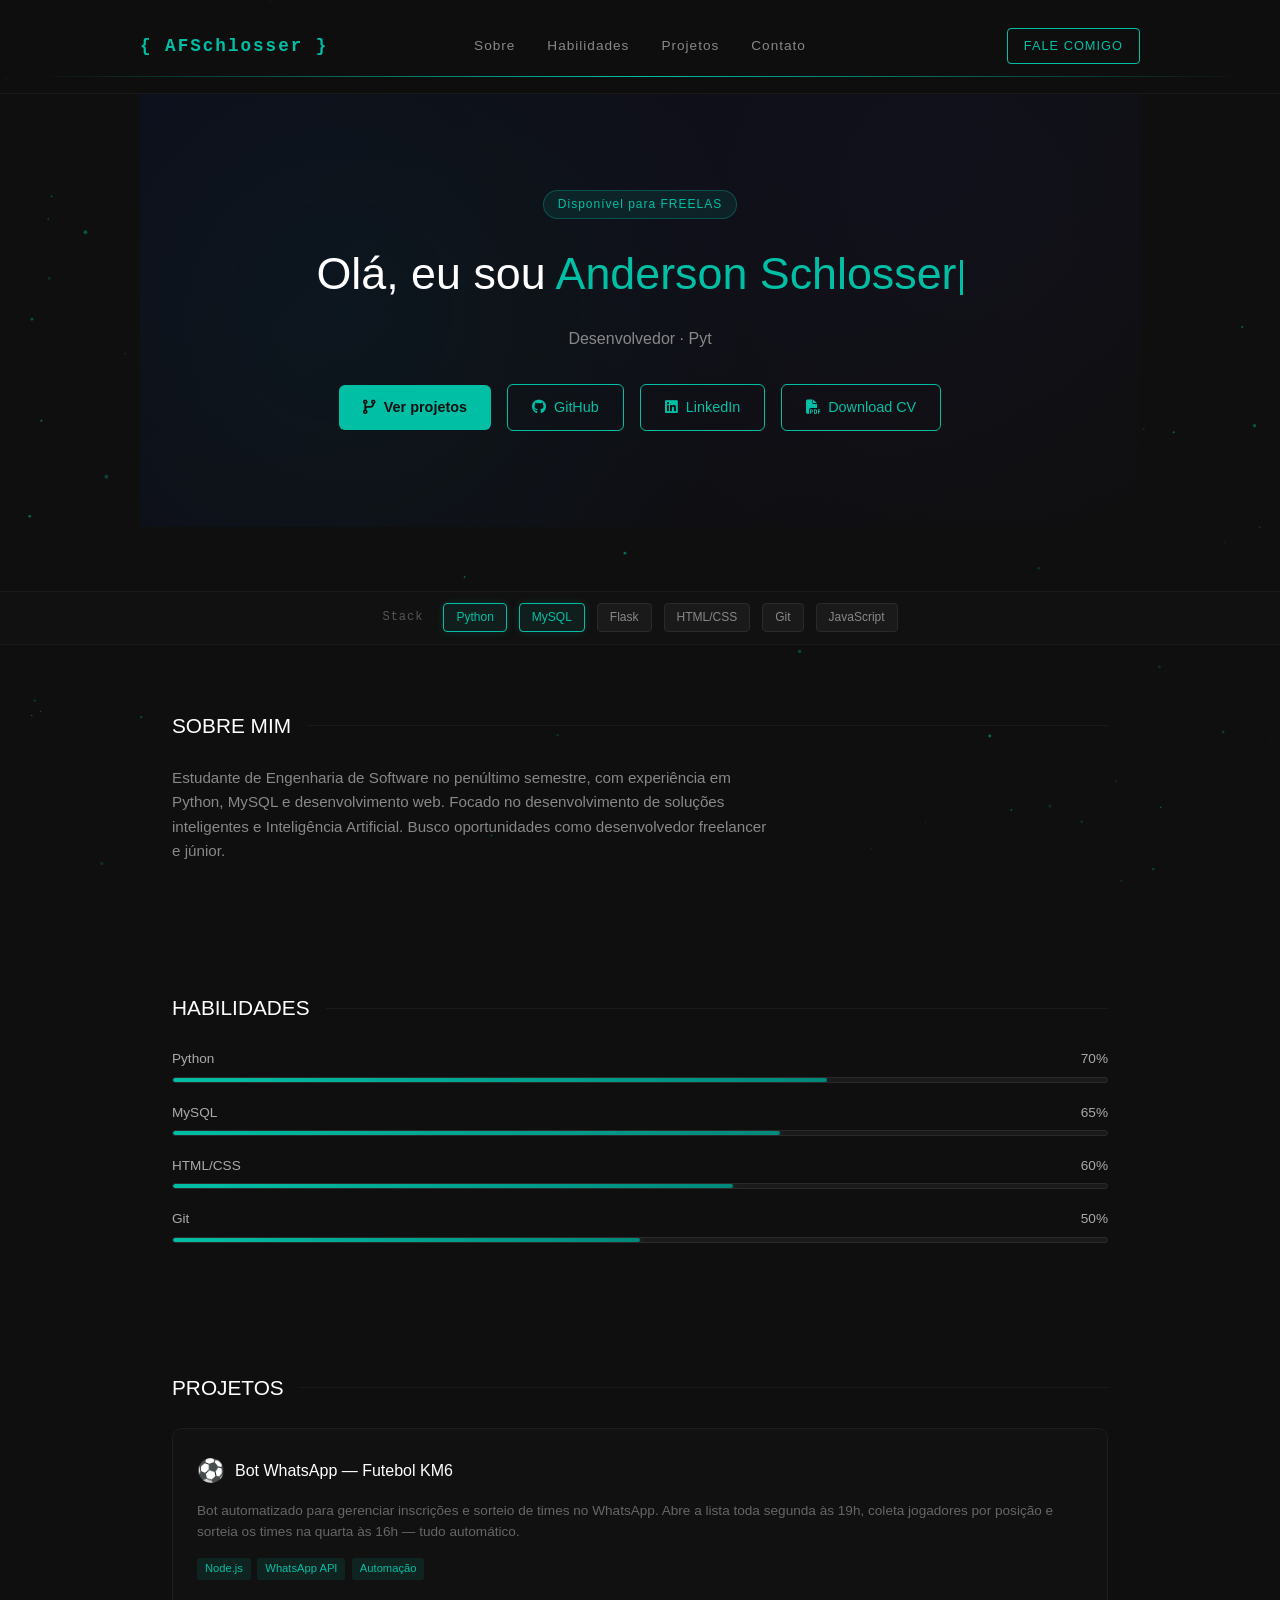
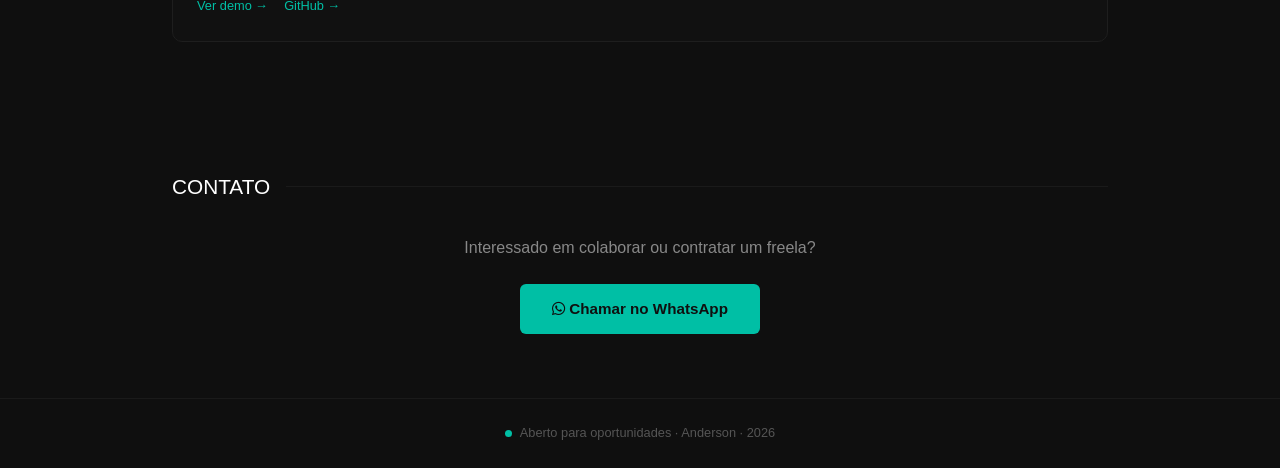
<file: index.html>
<!DOCTYPE html>
<html lang="pt-BR">
<head>
  <meta charset="UTF-8">
  <meta name="viewport" content="width=device-width, initial-scale=1.0">
  <title>Anderson Schlosser | Software Engineer Student</title>
  
  <meta name="description" content="Portfólio de Anderson Schlosser. Estudante de Engenharia de Software focado em Python, IA e Desenvolvimento Web.">
  <meta name="author" content="Anderson Schlosser">
  <meta property="og:title" content="Anderson Schlosser | Desenvolvedor">
  <meta property="og:description" content="Desenvolvedor Python, MySQL e entusiasta de IA. Disponível para projetos e freelances.">
  <meta property="og:type" content="website">
  
  <link rel="stylesheet" href="https://cdnjs.cloudflare.com/ajax/libs/font-awesome/6.4.2/css/all.min.css">
  <link rel="stylesheet" href="style.css">
  <link rel="icon" type="image/x-icon" href="favicon.ico">
</head>
<body>
  <canvas id="particles" aria-hidden="true"></canvas>

  <header>
    <nav aria-label="Navegação principal">
      <span class="logo">{ AFSchlosser }</span>
      
      <button class="menu-toggle" onclick="toggleMenu()" aria-label="Abrir menu" aria-expanded="false" id="menu-btn">
        <span></span>
        <span></span>
        <span></span>
      </button>

      <ul id="nav-menu" role="list">
        <li><a href="#sobre" onclick="closeMenu()">Sobre</a></li>
        <li><a href="#habilidades" onclick="closeMenu()">Habilidades</a></li>
        <li><a href="#projetos" onclick="closeMenu()">Projetos</a></li>
        <li><a href="#contato" onclick="closeMenu()">Contato</a></li>
      </ul>
      
      <a href="https://wa.me/5555999551118" target="_blank" rel="noopener noreferrer" class="nav-btn">FALE COMIGO</a>
    </nav>
    <div class="nav-line" aria-hidden="true"></div>
  </header>

  <section id="hero" aria-label="Apresentação">
    <div class="hero-bg" aria-hidden="true"></div>
    <span class="hero-tag">Disponível para FREELAS</span>
    <h1>Olá, eu sou <span class="nome">Anderson Schlosser</span><span class="cursor" aria-hidden="true"></span></h1>
    <p id="typing-text" aria-live="polite"></p>
    
    <div class="hero-btns">
      <a href="#projetos" class="btn-primary">
        <i class="fa-solid fa-code-branch" aria-hidden="true"></i> Ver projetos
      </a>
      <a href="https://github.com/afschlosser" target="_blank" rel="noopener noreferrer" class="btn-secondary" aria-label="GitHub de Anderson Schlosser">
        <i class="fa-brands fa-github" aria-hidden="true"></i> GitHub
      </a>
      <a href="https://linkedin.com/in/anderson-schlosser" target="_blank" rel="noopener noreferrer" class="btn-secondary" aria-label="LinkedIn de Anderson Schlosser">
        <i class="fa-brands fa-linkedin" aria-hidden="true"></i> LinkedIn
      </a>
      <a href="curriculo-anderson.pdf" target="_blank" rel="noopener noreferrer" class="btn-secondary" aria-label="Download do currículo em PDF">
        <i class="fa-solid fa-file-pdf" aria-hidden="true"></i> Download CV
      </a>
    </div>
  </section>

  <div class="skills-bar" aria-label="Tecnologias">
    <span class="skills-label">Stack</span>
    <div class="skills-list">
      <span class="skill active" data-skill="python">Python</span>
      <span class="skill active" data-skill="mysql">MySQL</span>
      <span class="skill" data-skill="flask">Flask</span>
      <span class="skill" data-skill="html">HTML/CSS</span>
      <span class="skill" data-skill="git">Git</span>
      <span class="skill" data-skill="javascript">JavaScript</span>
    </div>
  </div>

  <section id="sobre" aria-label="Sobre mim">
    <h2>SOBRE MIM</h2>
    <p>
      Estudante de Engenharia de Software no penúltimo semestre,
      com experiência em Python, MySQL e desenvolvimento web.
      Focado no desenvolvimento de soluções inteligentes e Inteligência Artificial.
      Busco oportunidades como desenvolvedor freelancer e júnior.
    </p>
  </section>

  <section id="habilidades" aria-label="Habilidades técnicas">
    <h2>HABILIDADES</h2>
    <div class="skill-bars">
      <div class="skill-bar">
        <div class="skill-bar-header"><span>Python</span><span>70%</span></div>
        <div class="skill-bar-track" role="progressbar" aria-valuenow="70" aria-valuemin="0" aria-valuemax="100" aria-label="Python 70%">
          <div class="skill-bar-fill" data-width="70"></div>
        </div>
      </div>
      <div class="skill-bar">
        <div class="skill-bar-header"><span>MySQL</span><span>65%</span></div>
        <div class="skill-bar-track" role="progressbar" aria-valuenow="65" aria-valuemin="0" aria-valuemax="100" aria-label="MySQL 65%">
          <div class="skill-bar-fill" data-width="65"></div>
        </div>
      </div>
      <div class="skill-bar">
        <div class="skill-bar-header"><span>HTML/CSS</span><span>60%</span></div>
        <div class="skill-bar-track" role="progressbar" aria-valuenow="60" aria-valuemin="0" aria-valuemax="100" aria-label="HTML/CSS 60%">
          <div class="skill-bar-fill" data-width="60"></div>
        </div>
      </div>
      <div class="skill-bar">
        <div class="skill-bar-header"><span>Git</span><span>50%</span></div>
        <div class="skill-bar-track" role="progressbar" aria-valuenow="50" aria-valuemin="0" aria-valuemax="100" aria-label="Git 50%">
          <div class="skill-bar-fill" data-width="50"></div>
        </div>
      </div>
    </div>
  </section>

 <section id="projetos" aria-label="Projetos">
  <h2>PROJETOS</h2>
  <div class="cards">
    <div class="card">
      <div style="display:flex; align-items:center; gap:10px; margin-bottom:0.8rem;">
        <span style="font-size:1.4rem;">⚽</span>
        <h3 style="margin:0;">Bot WhatsApp — Futebol KM6</h3>
      </div>
      <p>Bot automatizado para gerenciar inscrições e sorteio de times no WhatsApp. Abre a lista toda segunda às 19h, coleta jogadores por posição e sorteia os times na quarta às 16h — tudo automático.</p>
      <div class="card-tags">
        <span class="tag">Node.js</span>
        <span class="tag">WhatsApp API</span>
        <span class="tag">Automação</span>
      </div>
      <div style="display:flex; gap:1rem; margin-top:0.5rem;">
       <a href="https://afschlosser.github.io/portfolio/demo-bot.html" target="_blank" rel="noopener noreferrer" class="card-link">Ver demo →</a>
        <a href="https://github.com/afschlosser/futebol-km6" target="_blank" rel="noopener noreferrer" class="card-link">GitHub →</a>
      </div>
    </div>
  </div>
</section>

  <section id="contato" aria-label="Contato">
    <h2>CONTATO</h2>
    <div class="contato-box">
      <p>Interessado em colaborar ou contratar um freela?</p>
      <a href="https://wa.me/5555999551118" target="_blank" rel="noopener noreferrer" class="btn-email">
        <i class="fa-brands fa-whatsapp" aria-hidden="true"></i> Chamar no WhatsApp
      </a>
    </div>
  </section>

  <footer>
    <span class="status-dot" aria-hidden="true"></span>
    <span>Aberto para oportunidades · Anderson · 2026</span>
  </footer>

  <script>
    function toggleMenu() {
      const menu = document.getElementById('nav-menu');
      const btn = document.getElementById('menu-btn');
      const isOpen = menu.classList.toggle('active');
      btn.classList.toggle('open', isOpen);
      btn.setAttribute('aria-expanded', isOpen);
    }

    function closeMenu() {
      const menu = document.getElementById('nav-menu');
      const btn = document.getElementById('menu-btn');
      menu.classList.remove('active');
      btn.classList.remove('open');
      btn.setAttribute('aria-expanded', 'false');
    }

    const skills = document.querySelectorAll('.skill');
    skills.forEach((skill, i) => {
      skill.style.opacity = '0';
      skill.style.transform = 'translateY(10px)';
      setTimeout(() => {
        skill.style.transition = 'opacity 0.3s, transform 0.3s';
        skill.style.opacity = '1';
        skill.style.transform = 'translateY(0)';
      }, 300 + i * 100);
    });

    const canvas = document.getElementById('particles');
    const ctx = canvas.getContext('2d');
    canvas.style.position = 'fixed';
    canvas.style.top = '0';
    canvas.style.left = '0';
    canvas.style.width = '100%';
    canvas.style.height = '100%';
    canvas.style.zIndex = '-1';
    canvas.style.pointerEvents = 'none';
    
    let particles = [];
    function resize() {
      canvas.width = window.innerWidth;
      canvas.height = window.innerHeight;
    }
    resize();
    window.addEventListener('resize', resize);

    function createParticle() {
      return {
        x: Math.random() * canvas.width,
        y: Math.random() * canvas.height,
        vx: (Math.random() - 0.5) * 0.4,
        vy: (Math.random() - 0.5) * 0.4,
        size: Math.random() * 1.5 + 0.5,
        opacity: Math.random() * 0.5 + 0.1
      };
    }
    for (let i = 0; i < 80; i++) particles.push(createParticle());

    function drawParticles() {
      ctx.clearRect(0, 0, canvas.width, canvas.height);
      particles.forEach(p => {
        ctx.beginPath();
        ctx.arc(p.x, p.y, p.size, 0, Math.PI * 2);
        ctx.fillStyle = `rgba(0, 191, 165, ${p.opacity})`;
        ctx.fill();
        p.x += p.vx;
        p.y += p.vy;
        if (p.x < 0 || p.x > canvas.width) p.vx *= -1;
        if (p.y < 0 || p.y > canvas.height) p.vy *= -1;
      });
      requestAnimationFrame(drawParticles);
    }
    drawParticles();

    const texts = [
      'Desenvolvedor · Python & IA',
      'Estudante de Eng. de Software',
      'Disponível para freelas',
    ];
    let textIndex = 0;
    let charIndex = 0;
    let deleting = false;
    const typingEl = document.getElementById('typing-text');
    function type() {
      const current = texts[textIndex];
      if (!deleting) {
        typingEl.textContent = current.substring(0, charIndex + 1);
        charIndex++;
        if (charIndex === current.length) {
          deleting = true;
          setTimeout(type, 1800);
          return;
        }
      } else {
        typingEl.textContent = current.substring(0, charIndex - 1);
        charIndex--;
        if (charIndex === 0) {
          deleting = false;
          textIndex = (textIndex + 1) % texts.length;
        }
      }
      setTimeout(type, deleting ? 50 : 80);
    }
    type();

    const observer = new IntersectionObserver((entries) => {
      entries.forEach(entry => {
        if (entry.isIntersecting) {
          document.querySelectorAll('.skill-bar-fill').forEach(bar => {
            bar.style.width = bar.dataset.width + '%';
          });
        }
      });
    }, { threshold: 0.3 });
    const skillsSection = document.getElementById('habilidades');
    if (skillsSection) observer.observe(skillsSection);
  </script>
</body>
</html>
</file>
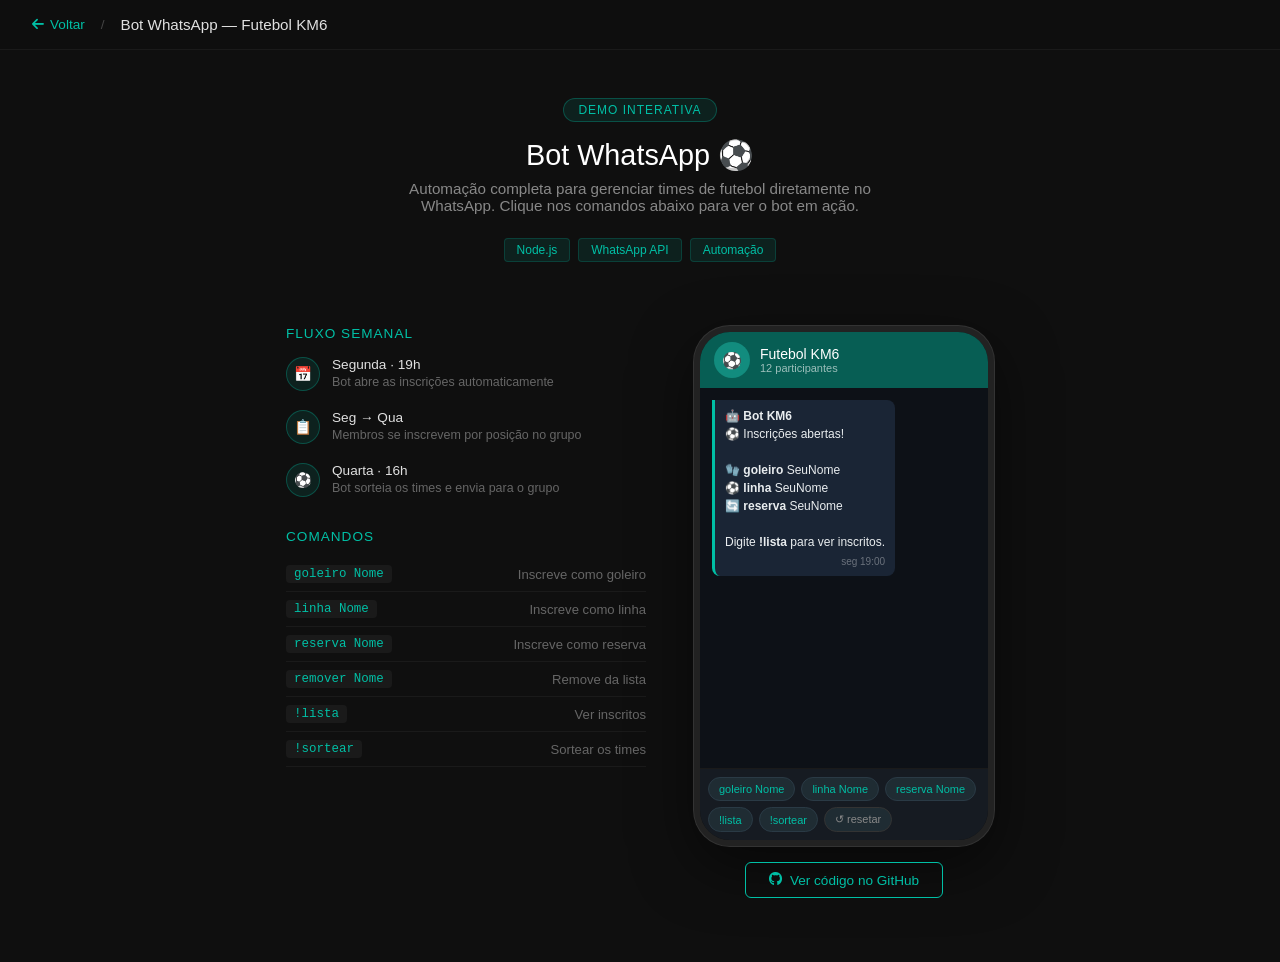
<file: demo-bot.html>
<!DOCTYPE html>
<html lang="pt-BR">
<head>
  <meta charset="UTF-8">
  <meta name="viewport" content="width=device-width, initial-scale=1.0">
  <title>Demo — Bot WhatsApp Futebol KM6</title>
  <link rel="stylesheet" href="https://cdnjs.cloudflare.com/ajax/libs/font-awesome/6.4.2/css/all.min.css">
  <style>
    * { margin: 0; padding: 0; box-sizing: border-box; }
    body {
      font-family: 'Segoe UI', sans-serif;
      background: #0f0f0f;
      color: #e0e0e0;
      min-height: 100vh;
    }
    header {
      background: rgba(15,15,15,0.9);
      backdrop-filter: blur(12px);
      border-bottom: 0.5px solid rgba(255,255,255,0.05);
      padding: 1rem 2rem;
      display: flex;
      align-items: center;
      gap: 1rem;
    }
    header a {
      color: #00bfa5;
      text-decoration: none;
      font-size: 0.85rem;
      display: flex;
      align-items: center;
      gap: 6px;
      transition: opacity 0.2s;
    }
    header a:hover { opacity: 0.7; }
    header span {
      color: #444;
      font-size: 0.85rem;
    }
    header h1 {
      font-size: 0.95rem;
      font-weight: 500;
      color: #e0e0e0;
    }
    .hero {
      text-align: center;
      padding: 3rem 2rem 2rem;
    }
    .hero-tag {
      display: inline-block;
      background: rgba(0,191,165,0.1);
      border: 0.5px solid rgba(0,191,165,0.3);
      color: #00bfa5;
      font-size: 0.75rem;
      padding: 4px 14px;
      border-radius: 20px;
      margin-bottom: 1rem;
      letter-spacing: 1px;
    }
    .hero h2 {
      font-size: 1.8rem;
      font-weight: 500;
      color: #fff;
      margin-bottom: 0.5rem;
    }
    .hero p {
      color: #888;
      font-size: 0.95rem;
      max-width: 500px;
      margin: 0 auto 1.5rem;
    }
    .tags {
      display: flex;
      gap: 0.5rem;
      justify-content: center;
      flex-wrap: wrap;
      margin-bottom: 2rem;
    }
    .tag {
      background: rgba(0,191,165,0.1);
      color: #00bfa5;
      font-size: 0.75rem;
      padding: 4px 12px;
      border-radius: 4px;
      border: 0.5px solid rgba(0,191,165,0.2);
    }
    .demo-wrap {
      display: flex;
      justify-content: center;
      gap: 3rem;
      padding: 0 2rem 4rem;
      flex-wrap: wrap;
      align-items: flex-start;
      max-width: 1000px;
      margin: 0 auto;
    }
    .info-panel {
      flex: 1;
      min-width: 260px;
      max-width: 360px;
    }
    .info-panel h3 {
      font-size: 0.85rem;
      color: #00bfa5;
      letter-spacing: 1px;
      margin-bottom: 1rem;
      font-weight: 500;
    }
    .flow-step {
      display: flex;
      gap: 12px;
      align-items: flex-start;
      margin-bottom: 1.2rem;
    }
    .flow-icon {
      width: 34px;
      height: 34px;
      border-radius: 50%;
      background: rgba(0,191,165,0.1);
      border: 0.5px solid rgba(0,191,165,0.3);
      display: flex;
      align-items: center;
      justify-content: center;
      font-size: 0.9rem;
      flex-shrink: 0;
    }
    .flow-text strong {
      display: block;
      font-size: 0.85rem;
      color: #e0e0e0;
      font-weight: 500;
    }
    .flow-text span {
      font-size: 0.78rem;
      color: #666;
    }
    .cmds {
      margin-top: 2rem;
    }
    .cmd-row {
      display: flex;
      justify-content: space-between;
      align-items: center;
      padding: 8px 0;
      border-bottom: 0.5px solid #1a1a1a;
      font-size: 0.82rem;
    }
    .cmd-row code {
      background: #1a1a1a;
      color: #00bfa5;
      padding: 2px 8px;
      border-radius: 4px;
      font-size: 0.78rem;
    }
    .cmd-row span {
      color: #666;
    }
    .phone-wrap {
      display: flex;
      flex-direction: column;
      align-items: center;
      gap: 1rem;
    }
    .phone {
      width: 300px;
      background: #111;
      border-radius: 36px;
      border: 6px solid #222;
      overflow: hidden;
      box-shadow: 0 0 0 1px #333, 0 20px 60px rgba(0,0,0,0.5);
    }
    .phone-bar {
      background: #075E54;
      padding: 10px 14px;
      display: flex;
      align-items: center;
      gap: 10px;
    }
    .phone-avatar {
      width: 36px;
      height: 36px;
      border-radius: 50%;
      background: #128C7E;
      display: flex;
      align-items: center;
      justify-content: center;
      font-size: 16px;
      flex-shrink: 0;
    }
    .phone-name { color: #fff; font-size: 14px; font-weight: 500; }
    .phone-status { color: rgba(255,255,255,0.6); font-size: 11px; }
    .chat-area {
      background: #0d1117;
      height: 380px;
      overflow-y: auto;
      padding: 12px;
      display: flex;
      flex-direction: column;
      gap: 8px;
      scroll-behavior: smooth;
    }
    .msg {
      max-width: 82%;
      padding: 7px 10px;
      border-radius: 8px;
      font-size: 12px;
      line-height: 1.5;
    }
    .msg-time {
      font-size: 10px;
      color: rgba(255,255,255,0.35);
      margin-top: 3px;
      text-align: right;
    }
    .msg.in {
      background: #1f2c33;
      color: #e9edef;
      align-self: flex-start;
      border-radius: 0 8px 8px 8px;
    }
    .msg.bot {
      background: #1a2535;
      color: #e9edef;
      align-self: flex-start;
      border-radius: 0 8px 8px 8px;
      border-left: 3px solid #00bfa5;
    }
    .typing {
      display: flex;
      gap: 4px;
      align-items: center;
      padding: 8px 12px;
      background: #1a2535;
      border-radius: 0 8px 8px 8px;
      align-self: flex-start;
      width: fit-content;
    }
    .typing span {
      width: 6px;
      height: 6px;
      background: #00bfa5;
      border-radius: 50%;
      animation: bounce 1s infinite;
    }
    .typing span:nth-child(2) { animation-delay: 0.15s; }
    .typing span:nth-child(3) { animation-delay: 0.3s; }
    @keyframes bounce {
      0%,60%,100% { transform: translateY(0); }
      30% { transform: translateY(-5px); }
    }
    .cmd-btns {
      display: flex;
      flex-wrap: wrap;
      gap: 6px;
      padding: 8px;
      background: #161b22;
      border-top: 0.5px solid #1a1a1a;
    }
    .cmd-btn {
      background: #1f2c33;
      border: 0.5px solid #2a3a45;
      color: #00bfa5;
      font-size: 11px;
      padding: 5px 10px;
      border-radius: 14px;
      cursor: pointer;
      font-family: 'Segoe UI', sans-serif;
      transition: background 0.15s;
      white-space: nowrap;
    }
    .cmd-btn:hover { background: #0d2a26; }
    .cmd-btn:disabled { opacity: 0.4; cursor: not-allowed; }
    .github-btn {
      display: inline-flex;
      align-items: center;
      gap: 8px;
      background: transparent;
      color: #00bfa5;
      border: 0.5px solid #00bfa5;
      padding: 0.6rem 1.4rem;
      border-radius: 6px;
      font-size: 0.85rem;
      text-decoration: none;
      transition: all 0.2s;
    }
    .github-btn:hover {
      background: rgba(0,191,165,0.1);
    }
    @media (max-width: 700px) {
      .demo-wrap { flex-direction: column; align-items: center; }
      .info-panel { max-width: 100%; }
    }
  </style>
</head>
<body>

<header>
  <a href="index.html"><i class="fa-solid fa-arrow-left"></i> Voltar</a>
  <span>/</span>
  <h1>Bot WhatsApp — Futebol KM6</h1>
</header>

<div class="hero">
  <span class="hero-tag">DEMO INTERATIVA</span>
  <h2>Bot WhatsApp ⚽</h2>
  <p>Automação completa para gerenciar times de futebol diretamente no WhatsApp. Clique nos comandos abaixo para ver o bot em ação.</p>
  <div class="tags">
    <span class="tag">Node.js</span>
    <span class="tag">WhatsApp API</span>
    <span class="tag">Automação</span>
  </div>
</div>

<div class="demo-wrap">
  <div class="info-panel">
    <h3>FLUXO SEMANAL</h3>
    <div class="flow-step">
      <div class="flow-icon">📅</div>
      <div class="flow-text">
        <strong>Segunda · 19h</strong>
        <span>Bot abre as inscrições automaticamente</span>
      </div>
    </div>
    <div class="flow-step">
      <div class="flow-icon">📋</div>
      <div class="flow-text">
        <strong>Seg → Qua</strong>
        <span>Membros se inscrevem por posição no grupo</span>
      </div>
    </div>
    <div class="flow-step">
      <div class="flow-icon">⚽</div>
      <div class="flow-text">
        <strong>Quarta · 16h</strong>
        <span>Bot sorteia os times e envia para o grupo</span>
      </div>
    </div>

    <div class="cmds">
      <h3 style="margin-bottom:0.8rem;">COMANDOS</h3>
      <div class="cmd-row">
        <code>goleiro Nome</code>
        <span>Inscreve como goleiro</span>
      </div>
      <div class="cmd-row">
        <code>linha Nome</code>
        <span>Inscreve como linha</span>
      </div>
      <div class="cmd-row">
        <code>reserva Nome</code>
        <span>Inscreve como reserva</span>
      </div>
      <div class="cmd-row">
        <code>remover Nome</code>
        <span>Remove da lista</span>
      </div>
      <div class="cmd-row">
        <code>!lista</code>
        <span>Ver inscritos</span>
      </div>
      <div class="cmd-row">
        <code>!sortear</code>
        <span>Sortear os times</span>
      </div>
    </div>
  </div>

  <div class="phone-wrap">
    <div class="phone">
      <div class="phone-bar">
        <div class="phone-avatar">⚽</div>
        <div>
          <div class="phone-name">Futebol KM6</div>
          <div class="phone-status">12 participantes</div>
        </div>
      </div>
      <div class="chat-area" id="chat">
        <div class="msg bot">
          🤖 <b>Bot KM6</b><br>
          ⚽ Inscrições abertas!<br><br>
          🧤 <b>goleiro</b> SeuNome<br>
          ⚽ <b>linha</b> SeuNome<br>
          🔄 <b>reserva</b> SeuNome<br><br>
          Digite <b>!lista</b> para ver inscritos.
          <div class="msg-time">seg 19:00</div>
        </div>
      </div>
      <div class="cmd-btns">
        <button class="cmd-btn" onclick="simular('goleiro')">goleiro Nome</button>
        <button class="cmd-btn" onclick="simular('linha')">linha Nome</button>
        <button class="cmd-btn" onclick="simular('reserva')">reserva Nome</button>
        <button class="cmd-btn" onclick="simular('lista')">!lista</button>
        <button class="cmd-btn" onclick="simular('sortear')">!sortear</button>
        <button class="cmd-btn" onclick="simular('reset')" style="color:#888; border-color:#333;">↺ resetar</button>
      </div>
    </div>
    <a href="https://github.com/afschlosser/futebol-km6" target="_blank" rel="noopener noreferrer" class="github-btn">
      <i class="fa-brands fa-github"></i> Ver código no GitHub
    </a>
  </div>
</div>

<script>
  const chat = document.getElementById('chat');
  let busy = false;

  const estado = {
    goleiros: [],
    linha: [],
    reservas: [],
    aberta: true
  };

  const nomes = {
    goleiro: ['Anderson', 'Carlos'],
    linha: ['Pedro', 'Lucas', 'Rafael', 'Diego', 'Thiago', 'Felipe', 'Gustavo', 'Marcos'],
    reserva: ['Bruno', 'João']
  };
  const contadores = { goleiro: 0, linha: 0, reserva: 0 };

  function hora() {
    return new Date().toLocaleTimeString('pt-BR', { hour: '2-digit', minute: '2-digit' });
  }

  function addMsg(html, tipo, delay = 0) {
    return new Promise(res => setTimeout(() => {
      const div = document.createElement('div');
      div.className = 'msg ' + tipo;
      div.innerHTML = html + `<div class="msg-time">${hora()}</div>`;
      chat.appendChild(div);
      chat.scrollTop = chat.scrollHeight;
      res();
    }, delay));
  }

  function addTyping() {
    const d = document.createElement('div');
    d.className = 'typing'; d.id = 'typing';
    d.innerHTML = '<span></span><span></span><span></span>';
    chat.appendChild(d);
    chat.scrollTop = chat.scrollHeight;
  }

  function removeTyping() {
    const t = document.getElementById('typing');
    if (t) t.remove();
  }

  function embaralhar(arr) {
    const a = [...arr];
    for (let i = a.length - 1; i > 0; i--) {
      const j = Math.floor(Math.random() * (i + 1));
      [a[i], a[j]] = [a[j], a[i]];
    }
    return a;
  }

  async function simular(cmd) {
    if (busy) return;
    busy = true;

    document.querySelectorAll('.cmd-btn').forEach(b => b.disabled = true);

    if (cmd === 'reset') {
      chat.innerHTML = '';
      estado.goleiros = []; estado.linha = []; estado.reservas = []; estado.aberta = true;
      contadores.goleiro = 0; contadores.linha = 0; contadores.reserva = 0;
      await addMsg('🤖 <b>Bot KM6</b><br>⚽ Inscrições abertas!<br><br>🧤 <b>goleiro</b> SeuNome<br>⚽ <b>linha</b> SeuNome<br>🔄 <b>reserva</b> SeuNome<br><br>Digite <b>!lista</b> para ver inscritos.', 'bot');
      busy = false;
      document.querySelectorAll('.cmd-btn').forEach(b => b.disabled = false);
      return;
    }

    if (cmd === 'goleiro') {
      const nome = nomes.goleiro[contadores.goleiro % nomes.goleiro.length];
      contadores.goleiro++;
      await addMsg(`goleiro ${nome}`, 'in');
      addTyping();
      await new Promise(r => setTimeout(r, 800));
      removeTyping();
      if (estado.goleiros.length >= 2) {
        await addMsg('⛔ Já temos 2 goleiros. Vaga esgotada!', 'bot');
      } else {
        estado.goleiros.push(nome);
        await addMsg(`🧤 <b>${nome}</b> confirmado como goleiro! (${estado.goleiros.length}/2)<br>👥 Total: ${estado.goleiros.length + estado.linha.length + estado.reservas.length}/12`, 'bot');
      }
    }

    if (cmd === 'linha') {
      const nome = nomes.linha[contadores.linha % nomes.linha.length];
      contadores.linha++;
      await addMsg(`linha ${nome}`, 'in');
      addTyping();
      await new Promise(r => setTimeout(r, 800));
      removeTyping();
      if (estado.linha.length >= 8) {
        await addMsg('⛔ Já temos 8 jogadores de linha. Vaga esgotada!', 'bot');
      } else {
        estado.linha.push(nome);
        await addMsg(`⚽ <b>${nome}</b> confirmado na linha! (${estado.linha.length}/8)<br>👥 Total: ${estado.goleiros.length + estado.linha.length + estado.reservas.length}/12`, 'bot');
      }
    }

    if (cmd === 'reserva') {
      const nome = nomes.reserva[contadores.reserva % nomes.reserva.length];
      contadores.reserva++;
      await addMsg(`reserva ${nome}`, 'in');
      addTyping();
      await new Promise(r => setTimeout(r, 800));
      removeTyping();
      if (estado.reservas.length >= 2) {
        await addMsg('⛔ Já temos 2 reservas. Vaga esgotada!', 'bot');
      } else {
        estado.reservas.push(nome);
        await addMsg(`🔄 <b>${nome}</b> confirmado como reserva! (${estado.reservas.length}/2)<br>👥 Total: ${estado.goleiros.length + estado.linha.length + estado.reservas.length}/12`, 'bot');
      }
    }

    if (cmd === 'lista') {
      await addMsg('!lista', 'in');
      addTyping();
      await new Promise(r => setTimeout(r, 900));
      removeTyping();
      const total = estado.goleiros.length + estado.linha.length + estado.reservas.length;
      let msg = `📋 <b>FUTEBOL KM6 — LISTA 🟢 ABERTA</b><br>━━━━━━━━━━━━━━━<br>`;
      msg += `🧤 <b>Goleiros (${estado.goleiros.length}/2):</b><br>`;
      msg += estado.goleiros.length ? estado.goleiros.map((n,i) => `  ${i+1}. ${n}`).join('<br>') : '  <i>nenhum ainda</i>';
      msg += `<br>⚽ <b>Linha (${estado.linha.length}/8):</b><br>`;
      msg += estado.linha.length ? estado.linha.map((n,i) => `  ${i+1}. ${n}`).join('<br>') : '  <i>nenhum ainda</i>';
      msg += `<br>🔄 <b>Reservas (${estado.reservas.length}/2):</b><br>`;
      msg += estado.reservas.length ? estado.reservas.map((n,i) => `  ${i+1}. ${n}`).join('<br>') : '  <i>nenhum ainda</i>';
      msg += `<br>━━━━━━━━━━━━━━━<br>👥 <b>Total: ${total}/12</b>`;
      if (total < 12) msg += `<br>⏳ Faltam ${12 - total} jogador(es)!`;
      else msg += `<br>✅ Lista completa!`;
      await addMsg(msg, 'bot');
    }

    if (cmd === 'sortear') {
      await addMsg('!sortear', 'in');
      addTyping();
      await new Promise(r => setTimeout(r, 1200));
      removeTyping();

      const g = estado.goleiros.length >= 2 ? estado.goleiros : ['Anderson', 'Carlos'];
      const l = estado.linha.length >= 8 ? estado.linha : ['Pedro','Lucas','Rafael','Diego','Thiago','Felipe','Gustavo','Marcos'];
      const r = estado.reservas.length >= 2 ? estado.reservas : ['Bruno','João'];

      const gl = embaralhar(g);
      const ll = embaralhar(l);

      let msg = `⚽ <b>FUTEBOL KM6 QUARTA</b> ⚽<br>━━━━━━━━━━━━━━━<br><br>`;
      msg += `🟣 <b>TIME ROXO</b><br>🧤 ${gl[0]}<br>`;
      ll.slice(0,4).forEach((j,i) => msg += `${i+1}. ${j}<br>`);
      msg += `🔄 Reserva: ${r[0]}<br><br>`;
      msg += `🟠 <b>TIME LARANJA</b><br>🧤 ${gl[1]}<br>`;
      ll.slice(4,8).forEach((j,i) => msg += `${i+1}. ${j}<br>`);
      msg += `🔄 Reserva: ${r[1]}<br><br>`;
      msg += `━━━━━━━━━━━━━━━<br>📍 Quarta · KM6<br>⏰ Confirmem presença! 🙌`;
      await addMsg(msg, 'bot');
    }

    busy = false;
    document.querySelectorAll('.cmd-btn').forEach(b => b.disabled = false);
  }
</script>
</body>
</html>
</file>
<file: style.css>
* {
  margin: 0;
  padding: 0;
  box-sizing: border-box;
}

html {
  scroll-behavior: smooth;
}

body {
  font-family: 'Segoe UI', sans-serif;
  background-color: #0f0f0f;
  color: #e0e0e0;
  line-height: 1.6;
}

a {
  text-decoration: none;
}

header {
  background: rgba(15, 15, 15, 0.7);
  backdrop-filter: blur(12px);
  -webkit-backdrop-filter: blur(12px);
  border-bottom: 0.5px solid rgba(255,255,255,0.05);
  padding: 1rem 2rem;
  position: sticky;
  top: 0;
  z-index: 100;
}

.nav-line {
  height: 1px;
  background: linear-gradient(90deg, transparent, #00bfa5, transparent);
  animation: navline 3s ease-in-out infinite;
}

@keyframes navline {
  0%, 100% { opacity: 0.2; transform: scaleX(0.3); }
  50% { opacity: 1; transform: scaleX(1); }
}

nav {
  display: flex;
  justify-content: space-between;
  align-items: center;
  max-width: 1000px;
  margin: 0 auto;
  position: relative;
  height: 60px;
}

nav ul {
  list-style: none;
  display: flex;
  gap: 2rem;
  position: absolute;
  left: 50%;
  transform: translateX(-50%);
}

.logo {
  font-size: 1.1rem;
  font-weight: bold;
  color: #00bfa5;
  font-family: 'Courier New', monospace;
  letter-spacing: 2px;
}

.nav-btn {
  z-index: 2;
  white-space: nowrap;
  background: transparent;
  color: #00bfa5;
  border: 0.5px solid #00bfa5;
  padding: 0.4rem 1rem;
  border-radius: 4px;
  font-size: 0.8rem;
  letter-spacing: 1px;
  transition: all 0.3s;
  position: relative;
  overflow: hidden;
}

.nav-btn::before {
  content: '';
  position: absolute;
  inset: 0;
  background: #00bfa5;
  transform: translateX(-100%);
  transition: transform 0.3s;
  z-index: -1;
}

.nav-btn:hover { color: #0f0f0f; }
.nav-btn:hover::before { transform: translateX(0); }

nav ul a {
  color: #888;
  font-size: 0.85rem;
  letter-spacing: 1px;
  position: relative;
  padding-bottom: 4px;
  transition: color 0.2s;
  display: inline-block;
}

nav ul a::after {
  content: '';
  position: absolute;
  bottom: 0;
  left: 0;
  width: 0;
  height: 1px;
  background: #00bfa5;
  transition: width 0.3s;
}

nav ul a:hover { color: #00bfa5; }
nav ul a:hover::after { width: 100%; }

.menu-toggle {
  display: none;
  flex-direction: column;
  gap: 5px;
  cursor: pointer;
  background: none;
  border: none;
  padding: 4px;
  z-index: 200;
}

.menu-toggle span {
  display: block;
  width: 24px;
  height: 2px;
  background: #00bfa5;
  border-radius: 2px;
  transition: transform 0.3s, opacity 0.3s;
}

.menu-toggle.open span:nth-child(1) { transform: translateY(7px) rotate(45deg); }
.menu-toggle.open span:nth-child(2) { opacity: 0; }
.menu-toggle.open span:nth-child(3) { transform: translateY(-7px) rotate(-45deg); }

#hero {
  text-align: center;
  padding: 6rem 2rem;
  position: relative;
  overflow: hidden;
  background: linear-gradient(135deg, #0d0d1a 0%, #0f0f0f 100%);
}

.hero-bg {
  position: absolute;
  inset: 0;
  background-image:
    radial-gradient(circle at 20% 50%, rgba(0,191,165,0.05) 0%, transparent 50%),
    radial-gradient(circle at 80% 20%, rgba(83,74,183,0.05) 0%, transparent 50%);
}

.hero-tag {
  display: inline-block;
  background: rgba(0,191,165,0.1);
  border: 0.5px solid rgba(0,191,165,0.3);
  color: #00bfa5;
  font-size: 0.75rem;
  padding: 4px 14px;
  border-radius: 20px;
  margin-bottom: 1.2rem;
  letter-spacing: 1px;
  position: relative;
}

#hero h1 {
  font-size: 2.8rem;
  font-weight: 500;
  color: #fff;
  margin-bottom: 1rem;
  position: relative;
}

#hero h1 span.nome { color: #00bfa5; }

.cursor {
  display: inline-block;
  width: 3px;
  height: 2.2rem;
  background: #00bfa5;
  margin-left: 4px;
  vertical-align: middle;
  animation: blink 1s infinite;
}

@keyframes blink {
  0%, 100% { opacity: 1; }
  50% { opacity: 0; }
}

#hero p {
  color: #888;
  font-size: 1rem;
  margin-bottom: 2rem;
  position: relative;
}

.hero-btns {
  display: flex;
  gap: 1rem;
  justify-content: center;
  align-items: center;
  position: relative;
  flex-wrap: wrap;
}

.btn-primary {
  background: #00bfa5;
  color: #0f0f0f;
  padding: 0.7rem 1.5rem;
  border-radius: 6px;
  font-weight: 600;
  font-size: 0.9rem;
  transition: background 0.2s;
  display: inline-flex;
  align-items: center;
  gap: 8px;
}

.btn-primary:hover { background: #00897b; }

.btn-secondary {
  background: transparent;
  color: #00bfa5;
  padding: 0.7rem 1.5rem;
  border-radius: 6px;
  font-size: 0.9rem;
  border: 0.5px solid #00bfa5;
  transition: all 0.2s;
  display: inline-flex;
  align-items: center;
  gap: 8px;
}

.btn-secondary:hover { background: rgba(0,191,165,0.1); }

.skills-bar {
  background: #111;
  border-top: 0.5px solid #1a1a1a;
  border-bottom: 0.5px solid #1a1a1a;
  padding: 0.7rem 2rem;
  display: flex;
  gap: 0.75rem;
  align-items: center;
  flex-wrap: wrap;
  justify-content: center;
  margin-top: 4rem;
  position: relative;
  z-index: 10;
}

.skills-label {
  color: #555;
  font-size: 0.75rem;
  margin-right: 0.5rem;
  font-family: 'Courier New', monospace;
  letter-spacing: 1px;
}

.skills-list {
  display: flex;
  gap: 0.75rem;
  flex-wrap: wrap;
  justify-content: center;
}

.skill {
  background: #1a1a1a;
  border: 0.5px solid #2a2a2a;
  color: #888;
  font-size: 0.75rem;
  padding: 4px 12px;
  border-radius: 4px;
  cursor: pointer;
  transition: all 0.2s;
  position: relative;
  overflow: hidden;
  user-select: none;
}

.skill:hover { border-color: #00bfa5; color: #00bfa5; }

.skill.active {
  border-color: #00bfa5;
  color: #00bfa5;
  background: rgba(0,191,165,0.08);
  box-shadow: 0 0 8px rgba(0,191,165,0.15);
}

.ripple {
  position: absolute;
  width: 80px;
  height: 80px;
  background: rgba(0,191,165,0.2);
  border-radius: 50%;
  transform: scale(0);
  animation: ripple-anim 0.6s linear;
  top: 50%;
  left: 50%;
  margin-top: -40px;
  margin-left: -40px;
  pointer-events: none;
}

@keyframes ripple-anim {
  to { transform: scale(2.5); opacity: 0; }
}

section {
  max-width: 1000px;
  margin: 0 auto;
  padding: 4rem 2rem;
  scroll-margin-top: 80px;
}

section h2 {
  font-size: 1.3rem;
  font-weight: 500;
  color: #fff;
  margin-bottom: 1.5rem;
  display: flex;
  align-items: center;
  gap: 1rem;
}

section h2::after {
  content: '';
  flex: 1;
  height: 0.5px;
  background: #1a1a1a;
}

#sobre p {
  color: #888;
  max-width: 600px;
  font-size: 0.95rem;
}

.cards {
  display: grid;
  grid-template-columns: repeat(auto-fit, minmax(280px, 1fr));
  gap: 1rem;
}

.card {
  background: #111;
  border: 0.5px solid #1e1e1e;
  border-radius: 10px;
  padding: 1.5rem;
  transition: border-color 0.2s, transform 0.2s;
}

.card:hover {
  border-color: #00bfa5;
  transform: translateY(-4px);
}

.card h3 {
  color: #fff;
  font-size: 1rem;
  font-weight: 500;
  margin-bottom: 0.5rem;
}

.card p {
  color: #666;
  font-size: 0.85rem;
  margin-bottom: 1rem;
  line-height: 1.5;
}

.card-tags {
  display: flex;
  gap: 0.4rem;
  flex-wrap: wrap;
  margin-bottom: 1rem;
}

.tag {
  background: rgba(0,191,165,0.1);
  color: #00bfa5;
  font-size: 0.7rem;
  padding: 2px 8px;
  border-radius: 3px;
}

.card-link {
  color: #00bfa5;
  font-size: 0.8rem;
  transition: letter-spacing 0.2s;
}

.card-link:hover { letter-spacing: 0.5px; }

.skill-bars {
  display: flex;
  flex-direction: column;
  gap: 1.2rem;
}

.skill-bar-header {
  display: flex;
  justify-content: space-between;
  font-size: 0.85rem;
  color: #aaa;
  margin-bottom: 0.4rem;
}

.skill-bar-track {
  background: #1a1a1a;
  border-radius: 4px;
  height: 6px;
  overflow: hidden;
  border: 0.5px solid #2a2a2a;
}

.skill-bar-fill {
  height: 100%;
  width: 0%;
  background: linear-gradient(90deg, #00bfa5, #00897b);
  border-radius: 4px;
  transition: width 1.2s cubic-bezier(0.4, 0, 0.2, 1);
  box-shadow: 0 0 8px rgba(0,191,165,0.4);
}

.contato-box {
  display: flex;
  flex-direction: column;
  align-items: center;
  justify-content: center;
  margin-top: 2rem;
}

.contato-box p {
  text-align: center;
  margin-bottom: 1.5rem;
  color: #888;
}

#contato .btn-email {
  background: #00bfa5;
  color: #0f0f0f;
  padding: 0.8rem 2rem;
  border-radius: 6px;
  font-weight: 600;
  font-size: 0.95rem;
  display: inline-block;
  text-align: center;
  margin: 0 auto;
  transition: background 0.2s;
}

#contato .btn-email:hover { background: #00897b; }

footer {
  text-align: center;
  padding: 1.5rem;
  color: #555;
  font-size: 0.8rem;
  border-top: 0.5px solid #1a1a1a;
  display: flex;
  align-items: center;
  justify-content: center;
  gap: 0.5rem;
}

.status-dot {
  width: 7px;
  height: 7px;
  background: #00bfa5;
  border-radius: 50%;
  display: inline-block;
  animation: pulse 2s infinite;
}

@keyframes pulse {
  0%, 100% { opacity: 1; }
  50% { opacity: 0.3; }
}

@media (max-width: 768px) {
  #hero h1 {
    font-size: 1.8rem;
    padding: 0 10px;
  }

  .hero-btns {
    display: grid;
    grid-template-columns: 1fr 1fr;
    gap: 10px;
    padding: 0 10px;
  }

  .btn-primary {
    grid-column: span 2;
    width: 100%;
    justify-content: center;
  }

  .btn-secondary {
    width: 100%;
    justify-content: center;
    padding: 0.7rem 0.5rem;
    font-size: 0.8rem;
  }

  .menu-toggle { display: flex; }

  nav ul {
    display: none;
    position: fixed;
    top: 0;
    left: 0;
    width: 100%;
    height: 100vh;
    background: rgba(15, 15, 15, 0.97);
    flex-direction: column;
    align-items: center;
    justify-content: center;
    gap: 2.5rem;
    transform: none;
    z-index: 150;
  }

  nav ul.active { display: flex; }
  nav ul a { font-size: 1.2rem; }

  .cards {
    grid-template-columns: 1fr;
    padding: 0 10px;
  }

  #sobre p {
    font-size: 0.9rem;
    padding: 0 15px;
    text-align: justify;
  }
}
</file>
